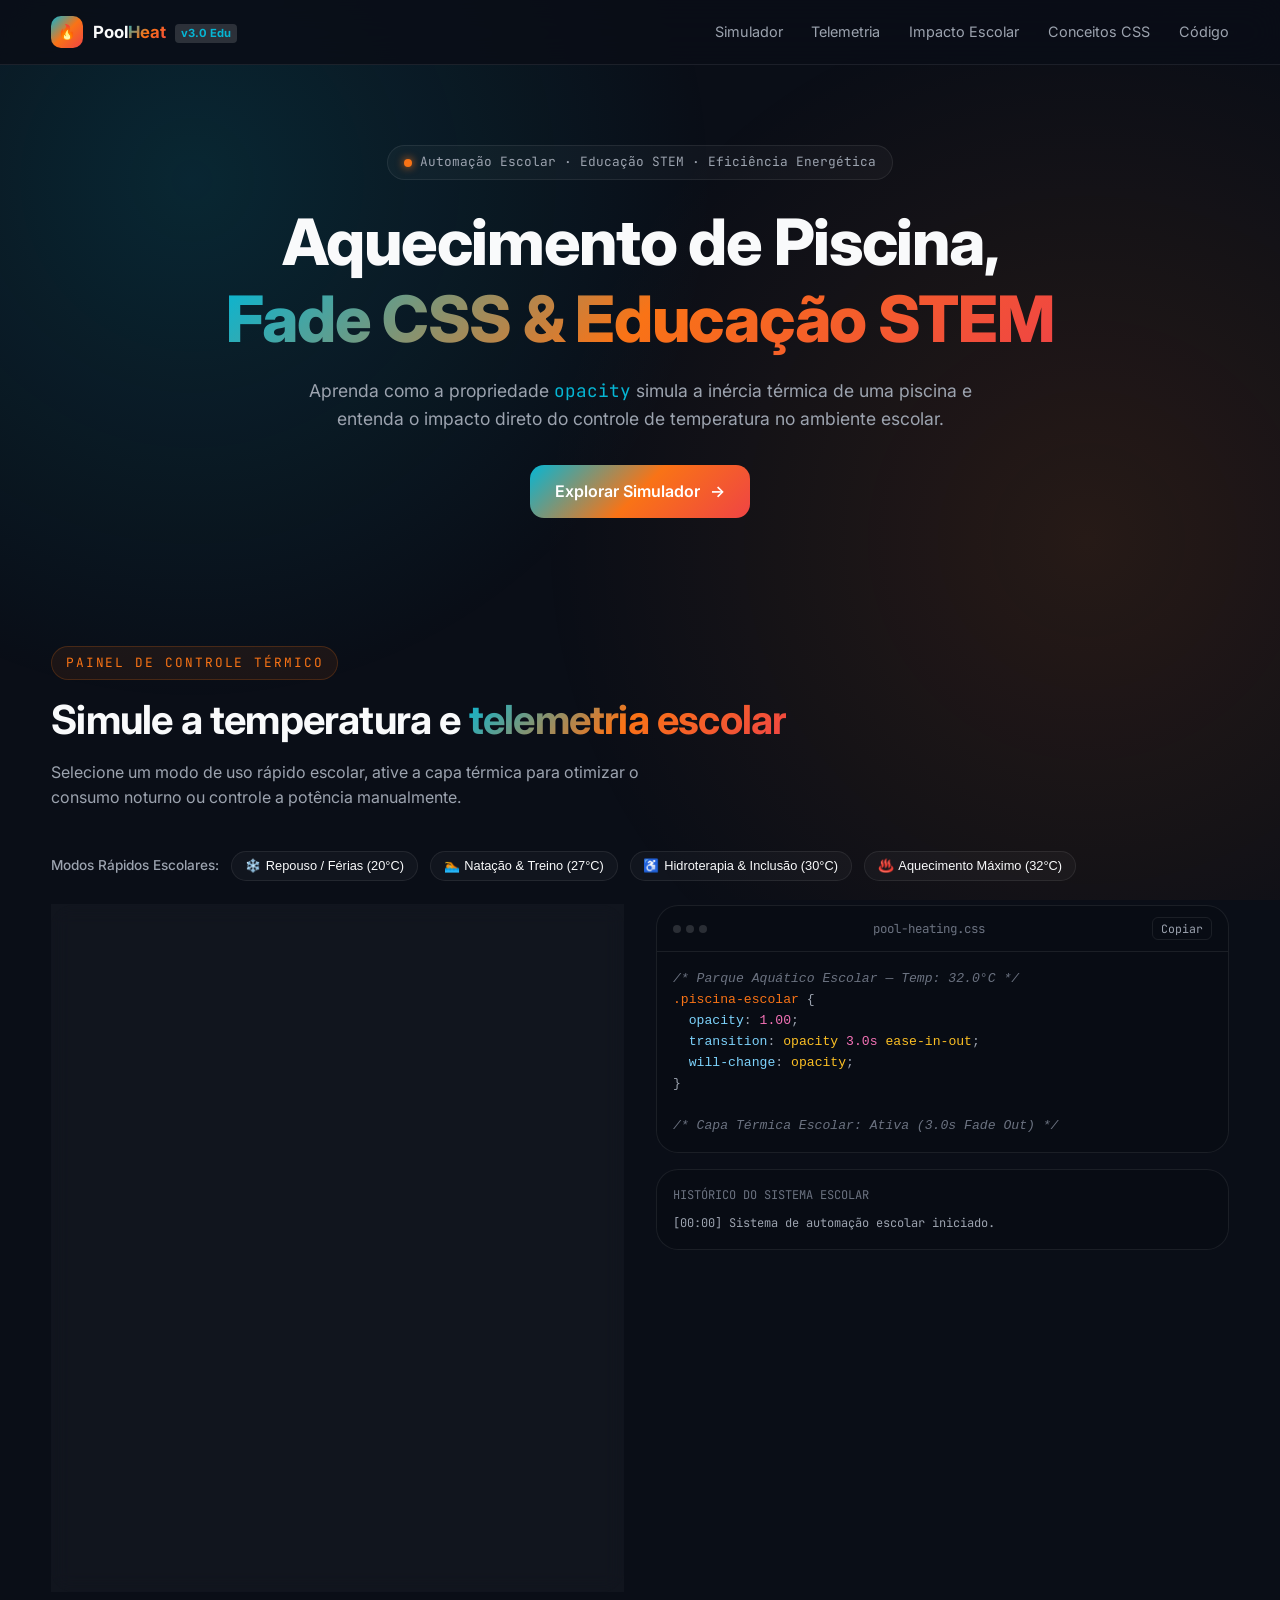
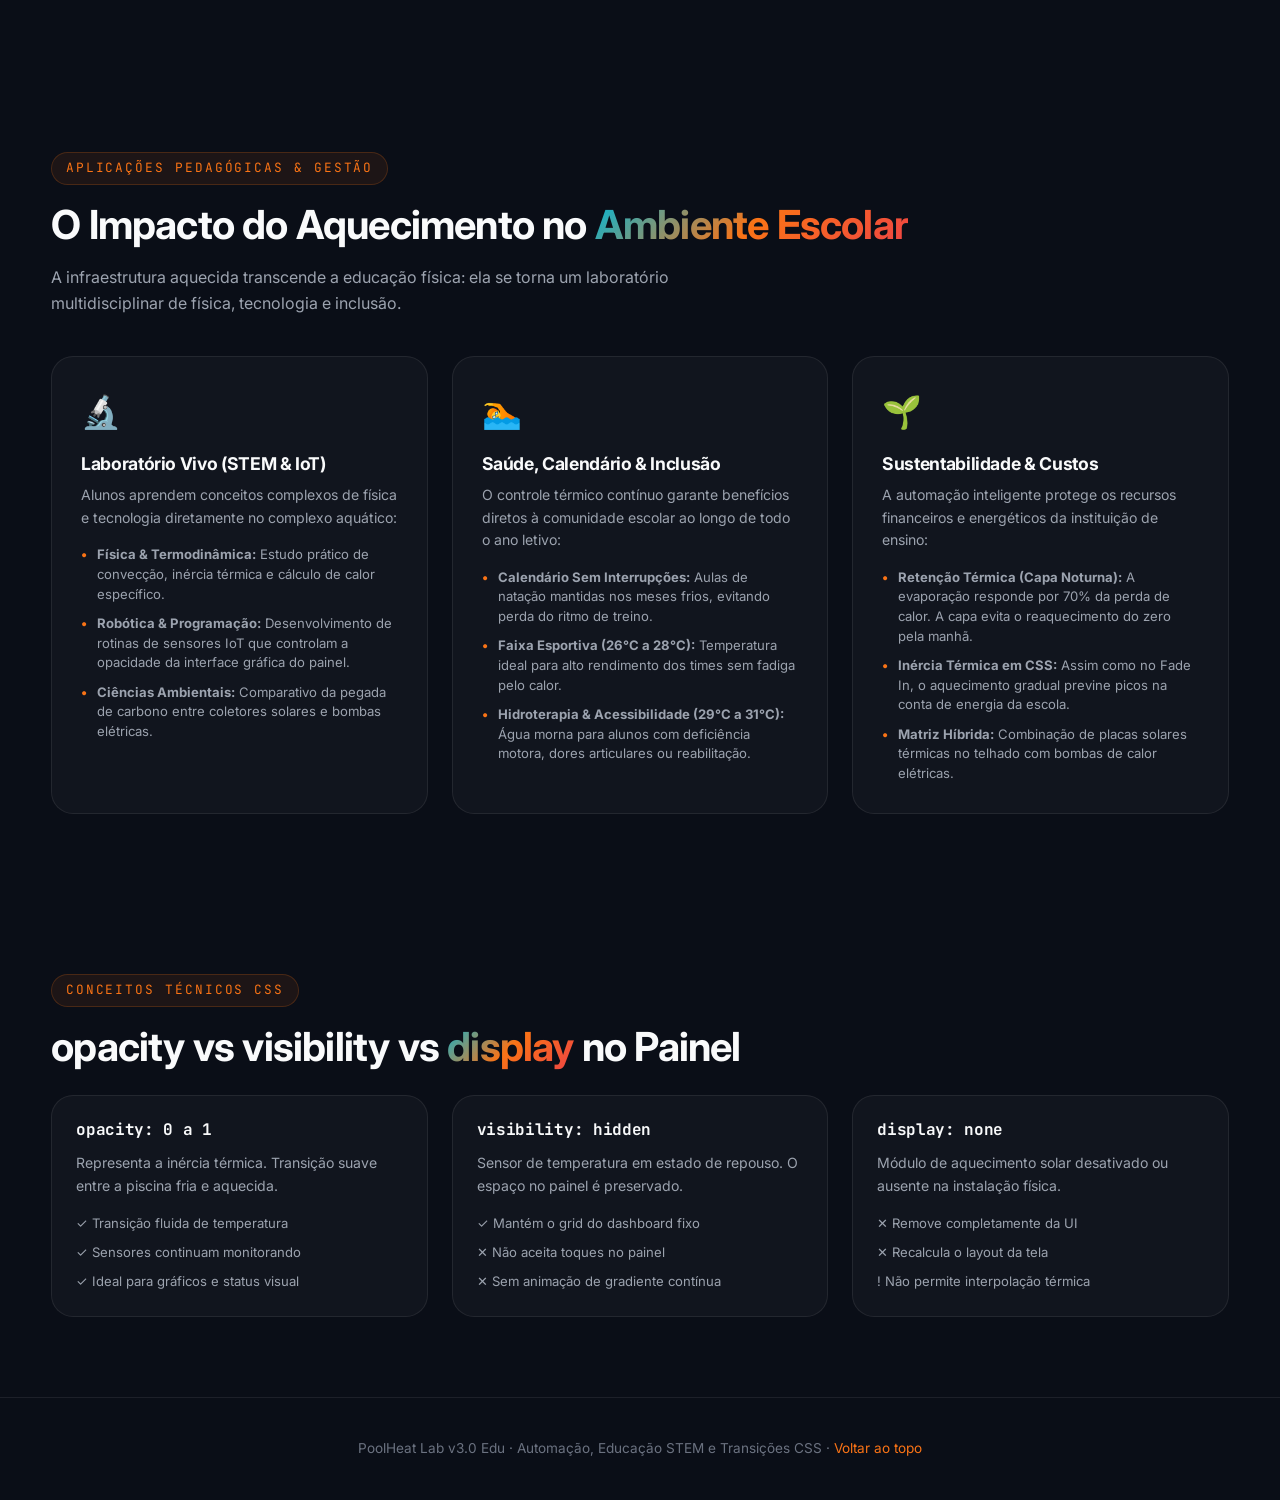
<file: index.html>
<!DOCTYPE html>
<html lang="pt-BR">
<head>
  <meta charset="UTF-8" />
  <meta name="viewport" content="width=device-width, initial-scale=1.0" />
  <meta name="description" content="Simulador interativo de aquecimento de piscina e laboratório de automação CSS/STEM para ambiente escolar." />
  <title>PoolHeat Lab — Automação, STEM & Aquecimento Escolar</title>

  <!-- Fontes -->
  <link rel="preconnect" href="https://fonts.googleapis.com">
  <link rel="preconnect" href="https://fonts.gstatic.com" crossorigin>
  <link href="https://fonts.googleapis.com/css2?family=Inter:wght@300;400;500;600;700;800&family=JetBrains+Mono:wght@400;500&display=swap" rel="stylesheet">

  <link rel="stylesheet" href="style.css" />
</head>
<body>

  <!-- NAVBAR -->
  <nav class="navbar">
    <div class="container">
      <div class="logo">
        <div class="logo-mark">🔥</div>
        <span>Pool<span class="gradient-text">Heat</span> <small class="version-tag">v3.0 Edu</small></span>
      </div>
      <ul class="nav-links">
        <li><a href="#playground">Simulador</a></li>
        <li><a href="#telemetry">Telemetria</a></li>
        <li><a href="#escola">Impacto Escolar</a></li>
        <li><a href="#didactic">Conceitos CSS</a></li>
        <li><a href="#code">Código</a></li>
      </ul>
    </div>
  </nav>

  <!-- HERO -->
  <header class="hero">
    <div class="container">
      <div class="hero-badge fade-up">
        <span class="dot"></span>
        <span>Automação Escolar · Educação STEM · Eficiência Energética</span>
      </div>
      <h1 class="fade-up delay-1">
        Aquecimento de Piscina,<br>
        <span class="gradient-text">Fade CSS &amp; Educação STEM</span>
      </h1>
      <p class="fade-up delay-2">
        Aprenda como a propriedade <code style="font-family: var(--font-mono); color: var(--accent-2);">opacity</code> 
        simula a inércia térmica de uma piscina e entenda o impacto direto do controle de temperatura no ambiente escolar.
      </p>
      <a href="#playground" class="hero-cta fade-up delay-3">
        Explorar Simulador
        <span>→</span>
      </a>
    </div>
  </header>

  <!-- PLAYGROUND / SIMULADOR -->
  <section id="playground">
    <div class="container">
      <div class="section-label">Painel de Controle Térmico</div>
      <h2>Simule a temperatura e <span class="gradient-text">telemetria escolar</span></h2>
      <p style="color: var(--text-1); max-width: 640px; margin-bottom: 2.5rem;">
        Selecione um modo de uso rápido escolar, ative a capa térmica para otimizar o consumo noturno ou controle a potência manualmente.
      </p>

      <!-- PRESETS RÁPIDOS -->
      <div class="preset-container">
        <span class="preset-label">Modos Rápidos Escolares:</span>
        <button class="btn-preset" data-temp="20">
          <span>❄️</span> Repouso / Férias (20°C)
        </button>
        <button class="btn-preset" data-temp="27">
          <span>🏊</span> Natação & Treino (27°C)
        </button>
        <button class="btn-preset" data-temp="30">
          <span>♿</span> Hidroterapia & Inclusão (30°C)
        </button>
        <button class="btn-preset" data-temp="32">
          <span>♨️</span> Aquecimento Máximo (32°C)
        </button>
      </div>

      <div class="playground">
        <!-- Coluna esquerda: Preview + Controles -->
        <div class="card">
          <div class="card-title">Piscina Escolar — Visão Térmica</div>

          <div class="preview-area" id="previewArea">
            <div class="water-waves"></div>
            <div class="fade-target" id="fadeTarget">
              <span id="targetLabel">32.0°C</span>
              <small id="statusLabel" style="font-size: 0.75rem; font-weight: 400; display: block; opacity: 0.9;">Aquecida</small>
            </div>
          </div>

          <!-- MÉTRICAS DE TELEMETRIA -->
          <div class="telemetry-grid" id="telemetry">
            <div class="telemetry-card">
              <span class="telemetry-title">Consumo Estimado</span>
              <span class="telemetry-value" id="valConsumo">6.0 kW</span>
            </div>
            <div class="telemetry-card">
              <span class="telemetry-title">Eficiência Escolar</span>
              <span class="telemetry-value" id="valEficiencia">95%</span>
            </div>
            <div class="telemetry-card">
              <span class="telemetry-title">Tempo p/ Alvo</span>
              <span class="telemetry-value" id="valTempo">0 min</span>
            </div>
          </div>

          <div class="controls">
            <button class="btn" id="btnFadeIn">
              <span>🔥</span> Ligar Bomba (Fade In)
            </button>
            <button class="btn" id="btnFadeOut">
              <span>❄️</span> Desligar (Fade Out)
            </button>
            <button class="btn primary" id="btnToggle">
              <span>⇄</span> Alternar Ciclo
            </button>
          </div>

          <!-- CONTROLE DE CAPA TÉRMICA -->
          <div class="toggle-group">
            <label class="switch-container">
              <input type="checkbox" id="chkCapaTermica" checked />
              <span class="switch-slider"></span>
            </label>
            <div class="toggle-info">
              <strong>Capa Térmica Escolar Instalada</strong>
              <small style="color: var(--text-2); display: block;">Retém 70% da evaporação noturna (Fade Out suave/lento)</small>
            </div>
          </div>

          <div class="slider-group">
            <div class="slider-header">
              <span class="slider-label">Potência das Bombas (Modo ECO Escolar)</span>
              <span class="slider-value" id="sliderValueDisplay">100% (1.00)</span>
            </div>
            <input type="range" id="opacitySlider" min="0" max="100" value="100" step="1" />
          </div>
        </div>

        <!-- Coluna direita: Código Vivo + Log -->
        <div class="code-column">
          <div class="code-panel" id="code">
            <div class="code-header">
              <div class="code-dots">
                <span></span><span></span><span></span>
              </div>
              <span class="code-filename">pool-heating.css</span>
              <button class="code-copy" id="btnCopy">Copiar</button>
            </div>
            <div class="code-body">
              <pre id="codeOutput"></pre>
            </div>
          </div>

          <!-- LOG DE EVENTOS -->
          <div class="log-panel">
            <div class="log-header">Histórico do Sistema Escolar</div>
            <ul class="log-list" id="logList">
              <li>[00:00] Sistema de automação escolar iniciado.</li>
            </ul>
          </div>
        </div>
      </div>
    </div>
  </section>

  <!-- NOVA SEÇÃO: IMPACTO NO AMBIENTE ESCOLAR & STEM -->
  <section id="escola">
    <div class="container">
      <div class="section-label">Aplicações Pedagógicas &amp; Gestão</div>
      <h2>O Impacto do Aquecimento no <span class="gradient-text">Ambiente Escolar</span></h2>
      <p style="color: var(--text-1); max-width: 720px; margin-bottom: 2.5rem;">
        A infraestrutura aquecida transcende a educação física: ela se torna um laboratório multidisciplinar de física, tecnologia e inclusão.
      </p>

      <div class="school-grid">
        <!-- CARD 1: APRENDIZAGEM STEM -->
        <div class="school-card">
          <div class="school-card-icon">🔬</div>
          <h3>Laboratório Vivo (STEM &amp; IoT)</h3>
          <p>
            Alunos aprendem conceitos complexos de física e tecnologia diretamente no complexo aquático:
          </p>
          <ul class="school-list">
            <li><strong>Física &amp; Termodinâmica:</strong> Estudo prático de convecção, inércia térmica e cálculo de calor específico.</li>
            <li><strong>Robótica &amp; Programação:</strong> Desenvolvimento de rotinas de sensores IoT que controlam a opacidade da interface gráfica do painel.</li>
            <li><strong>Ciências Ambientais:</strong> Comparativo da pegada de carbono entre coletores solares e bombas elétricas.</li>
          </ul>
        </div>

        <!-- CARD 2: SAÚDE & INCLUSÃO -->
        <div class="school-card">
          <div class="school-card-icon">🏊</div>
          <h3>Saúde, Calendário &amp; Inclusão</h3>
          <p>
            O controle térmico contínuo garante benefícios diretos à comunidade escolar ao longo de todo o ano letivo:
          </p>
          <ul class="school-list">
            <li><strong>Calendário Sem Interrupções:</strong> Aulas de natação mantidas nos meses frios, evitando perda do ritmo de treino.</li>
            <li><strong>Faixa Esportiva (26°C a 28°C):</strong> Temperatura ideal para alto rendimento dos times sem fadiga pelo calor.</li>
            <li><strong>Hidroterapia &amp; Acessibilidade (29°C a 31°C):</strong> Água morna para alunos com deficiência motora, dores articulares ou reabilitação.</li>
          </ul>
        </div>

        <!-- CARD 3: SUSTENTABILIDADE OPERACIONAL -->
        <div class="school-card">
          <div class="school-card-icon">🌱</div>
          <h3>Sustentabilidade &amp; Custos</h3>
          <p>
            A automação inteligente protege os recursos financeiros e energéticos da instituição de ensino:
          </p>
          <ul class="school-list">
            <li><strong>Retenção Térmica (Capa Noturna):</strong> A evaporação responde por 70% da perda de calor. A capa evita o reaquecimento do zero pela manhã.</li>
            <li><strong>Inércia Térmica em CSS:</strong> Assim como no Fade In, o aquecimento gradual previne picos na conta de energia da escola.</li>
            <li><strong>Matriz Híbrida:</strong> Combinação de placas solares térmicas no telhado com bombas de calor elétricas.</li>
          </ul>
        </div>
      </div>
    </div>
  </section>

  <!-- SEÇÃO DIDÁTICA CSS -->
  <section id="didactic">
    <div class="container">
      <div class="section-label">Conceitos Técnicos CSS</div>
      <h2>opacity vs visibility vs <span class="gradient-text">display</span> no Painel</h2>

      <div class="comparison-grid">
        <div class="prop-card opacity-card">
          <h3>opacity: 0 a 1</h3>
          <p>Representa a inércia térmica. Transição suave entre a piscina fria e aquecida.</p>
          <ul class="prop-features">
            <li><span class="icon yes">✓</span> Transição fluida de temperatura</li>
            <li><span class="icon yes">✓</span> Sensores continuam monitorando</li>
            <li><span class="icon yes">✓</span> Ideal para gráficos e status visual</li>
          </ul>
        </div>

        <div class="prop-card visibility-card">
          <h3>visibility: hidden</h3>
          <p>Sensor de temperatura em estado de repouso. O espaço no painel é preservado.</p>
          <ul class="prop-features">
            <li><span class="icon yes">✓</span> Mantém o grid do dashboard fixo</li>
            <li><span class="icon no">✕</span> Não aceita toques no painel</li>
            <li><span class="icon no">✕</span> Sem animação de gradiente contínua</li>
          </ul>
        </div>

        <div class="prop-card display-card">
          <h3>display: none</h3>
          <p>Módulo de aquecimento solar desativado ou ausente na instalação física.</p>
          <ul class="prop-features">
            <li><span class="icon no">✕</span> Remove completamente da UI</li>
            <li><span class="icon no">✕</span> Recalcula o layout da tela</li>
            <li><span class="icon warn">!</span> Não permite interpolação térmica</li>
          </ul>
        </div>
      </div>
    </div>
  </section>

  <footer>
    <div class="container">
      <p>PoolHeat Lab v3.0 Edu · Automação, Educação STEM e Transições CSS · <a href="#playground">Voltar ao topo</a></p>
    </div>
  </footer>

  <script src="script.js"></script>
</body>
</html>
</file>
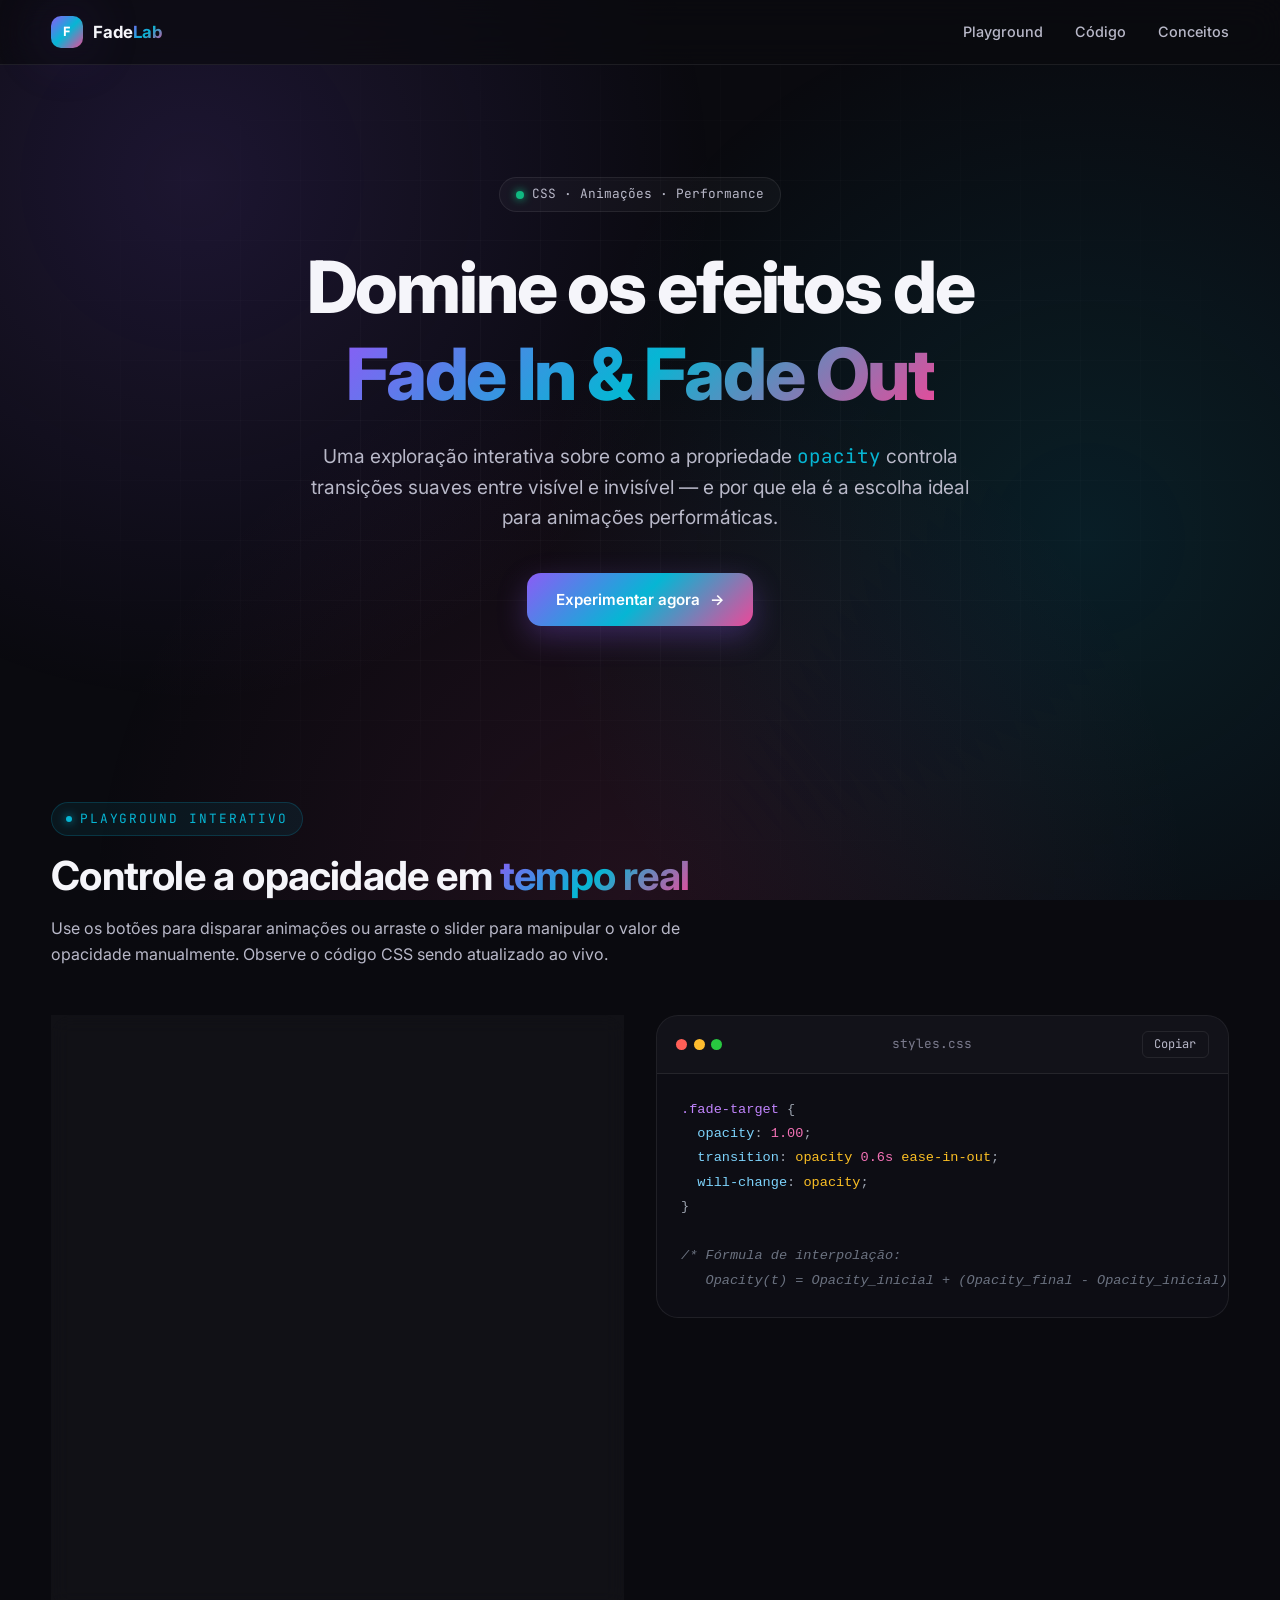
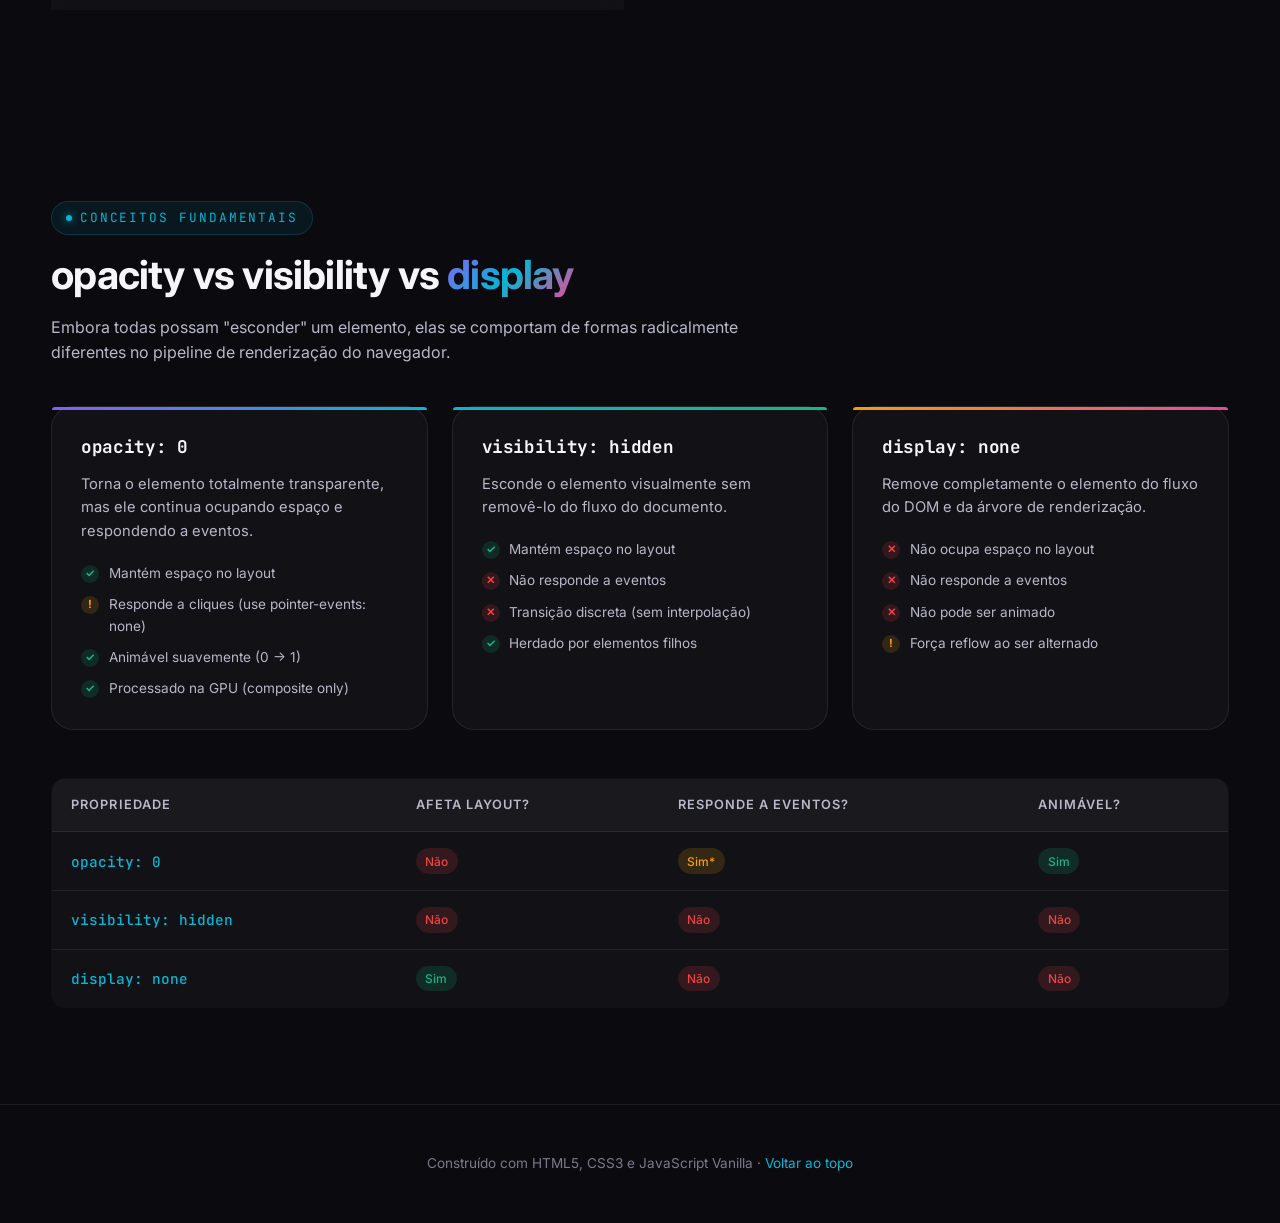
<file: fade-lab/index.html>
<!DOCTYPE html>
<html lang="pt-BR">
<head>
  <meta charset="UTF-8" />
  <meta name="viewport" content="width=device-width, initial-scale=1.0" />
  <meta name="description" content="Demonstração interativa dos efeitos Fade In e Fade Out em CSS." />
  <title>Fade In & Fade Out — Playground Interativo</title>

  <!-- Fontes -->
  <link rel="preconnect" href="https://fonts.googleapis.com">
  <link rel="preconnect" href="https://fonts.gstatic.com" crossorigin>
  <link href="https://fonts.googleapis.com/css2?family=Inter:wght@300;400;500;600;700;800&family=JetBrains+Mono:wght@400;500&display=swap" rel="stylesheet">

  <!-- CSS externo -->
  <link rel="stylesheet" href="style.css" />
</head>
<body>

  <!-- NAVBAR -->
  <nav class="navbar">
    <div class="container">
      <div class="logo">
        <div class="logo-mark">F</div>
        <span>Fade<span class="gradient-text">Lab</span></span>
      </div>
      <ul class="nav-links">
        <li><a href="#playground">Playground</a></li>
        <li><a href="#code">Código</a></li>
        <li><a href="#didactic">Conceitos</a></li>
      </ul>
    </div>
  </nav>

  <!-- HERO -->
  <header class="hero">
    <div class="container">
      <div class="hero-badge fade-up">
        <span class="dot"></span>
        <span>CSS · Animações · Performance</span>
      </div>
      <h1 class="fade-up delay-1">
        Domine os efeitos de<br>
        <span class="gradient-text">Fade In &amp; Fade Out</span>
      </h1>
      <p class="fade-up delay-2">
        Uma exploração interativa sobre como a propriedade <code style="font-family: var(--font-mono); color: var(--accent-2);">opacity</code>
        controla transições suaves entre visível e invisível — e por que ela é a escolha ideal para animações performáticas.
      </p>
      <a href="#playground" class="hero-cta fade-up delay-3">
        Experimentar agora
        <span>→</span>
      </a>
    </div>
  </header>

  <!-- PLAYGROUND -->
  <section id="playground">
    <div class="container">
      <div class="section-label">Playground Interativo</div>
      <h2>Controle a opacidade em <span class="gradient-text">tempo real</span></h2>
      <p style="color: var(--text-1); max-width: 640px; margin-bottom: 3rem;">
        Use os botões para disparar animações ou arraste o slider para manipular o valor de opacidade manualmente. Observe o código CSS sendo atualizado ao vivo.
      </p>

      <div class="playground">
        <!-- Coluna esquerda: Preview + Controles -->
        <div class="card">
          <div class="card-title">Preview</div>

          <div class="preview-area">
            <div class="fade-target" id="fadeTarget">
              <span id="targetLabel">1.00</span>
            </div>
          </div>

          <div class="controls">
            <button class="btn" id="btnFadeIn">
              <span>↗</span> Fade In
            </button>
            <button class="btn" id="btnFadeOut">
              <span>↘</span> Fade Out
            </button>
            <button class="btn primary" id="btnToggle">
              <span>⇄</span> Toggle
            </button>
            <button class="btn" id="btnReset">
              <span>↺</span> Reset
            </button>
          </div>

          <div class="slider-group">
            <div class="slider-header">
              <span class="slider-label">Opacidade manual</span>
              <span class="slider-value" id="sliderValueDisplay">1.00</span>
            </div>
            <input type="range" id="opacitySlider" min="0" max="100" value="100" step="1" />
          </div>
        </div>

        <!-- Coluna direita: Código Vivo -->
        <div class="code-panel" id="code">
          <div class="code-header">
            <div class="code-dots">
              <span></span><span></span><span></span>
            </div>
            <span class="code-filename">styles.css</span>
            <button class="code-copy" id="btnCopy">Copiar</button>
          </div>
          <div class="code-body">
            <pre id="codeOutput"></pre>
          </div>
        </div>
      </div>
    </div>
  </section>

  <!-- SEÇÃO DIDÁTICA -->
  <section id="didactic">
    <div class="container">
      <div class="section-label">Conceitos Fundamentais</div>
      <h2>opacity vs visibility vs <span class="gradient-text">display</span></h2>
      <p style="color: var(--text-1); max-width: 720px;">
        Embora todas possam "esconder" um elemento, elas se comportam de formas radicalmente diferentes no pipeline de renderização do navegador.
      </p>

      <div class="comparison-grid">
        <!-- opacity -->
        <div class="prop-card opacity-card">
          <h3>opacity: 0</h3>
          <p>Torna o elemento totalmente transparente, mas ele continua ocupando espaço e respondendo a eventos.</p>
          <ul class="prop-features">
            <li><span class="icon yes">✓</span> Mantém espaço no layout</li>
            <li><span class="icon warn">!</span> Responde a cliques (use pointer-events: none)</li>
            <li><span class="icon yes">✓</span> Animável suavemente (0 → 1)</li>
            <li><span class="icon yes">✓</span> Processado na GPU (composite only)</li>
          </ul>
        </div>

        <!-- visibility -->
        <div class="prop-card visibility-card">
          <h3>visibility: hidden</h3>
          <p>Esconde o elemento visualmente sem removê-lo do fluxo do documento.</p>
          <ul class="prop-features">
            <li><span class="icon yes">✓</span> Mantém espaço no layout</li>
            <li><span class="icon no">✕</span> Não responde a eventos</li>
            <li><span class="icon no">✕</span> Transição discreta (sem interpolação)</li>
            <li><span class="icon yes">✓</span> Herdado por elementos filhos</li>
          </ul>
        </div>

        <!-- display -->
        <div class="prop-card display-card">
          <h3>display: none</h3>
          <p>Remove completamente o elemento do fluxo do DOM e da árvore de renderização.</p>
          <ul class="prop-features">
            <li><span class="icon no">✕</span> Não ocupa espaço no layout</li>
            <li><span class="icon no">✕</span> Não responde a eventos</li>
            <li><span class="icon no">✕</span> Não pode ser animado</li>
            <li><span class="icon warn">!</span> Força reflow ao ser alternado</li>
          </ul>
        </div>
      </div>

      <!-- Tabela -->
      <table class="comparison-table">
        <thead>
          <tr>
            <th>Propriedade</th>
            <th>Afeta Layout?</th>
            <th>Responde a Eventos?</th>
            <th>Animável?</th>
          </tr>
        </thead>
        <tbody>
          <tr>
            <td>opacity: 0</td>
            <td><span class="pill no">Não</span></td>
            <td><span class="pill partial">Sim*</span></td>
            <td><span class="pill yes">Sim</span></td>
          </tr>
          <tr>
            <td>visibility: hidden</td>
            <td><span class="pill no">Não</span></td>
            <td><span class="pill no">Não</span></td>
            <td><span class="pill no">Não</span></td>
          </tr>
          <tr>
            <td>display: none</td>
            <td><span class="pill yes">Sim</span></td>
            <td><span class="pill no">Não</span></td>
            <td><span class="pill no">Não</span></td>
          </tr>
        </tbody>
      </table>
    </div>
  </section>

  <footer>
    <div class="container">
      <p>Construído com HTML5, CSS3 e JavaScript Vanilla · <a href="#playground">Voltar ao topo</a></p>
    </div>
  </footer>

  <!-- JS externo -->
  <script src="script.js"></script>
</body>
</html>
</file>
<file: style.css>
*, *::before, *::after { box-sizing: border-box; margin: 0; padding: 0; }

:root {
  --bg-0: #0a0e17;
  --bg-1: #111827;
  --bg-2: #1f2937;
  --surface: rgba(255, 255, 255, 0.03);
  --border: rgba(255, 255, 255, 0.08);
  --border-strong: rgba(255, 255, 255, 0.14);
  --text-0: #f9fafb;
  --text-1: #9ca3af;
  --text-2: #6b7280;
  --accent-1: #f97316;
  --accent-2: #06b6d4;
  --accent-3: #ef4444;
  --success: #10b981;
  --warning: #f59e0b;
  --gradient: linear-gradient(135deg, #06b6d4 0%, #f97316 50%, #ef4444 100%);
  --radius-sm: 8px;
  --radius-md: 14px;
  --radius-lg: 22px;
  --font-sans: 'Inter', -apple-system, BlinkMacSystemFont, sans-serif;
  --font-mono: 'JetBrains Mono', monospace;
}

html { scroll-behavior: smooth; }

body {
  font-family: var(--font-sans);
  background: var(--bg-0);
  color: var(--text-0);
  line-height: 1.6;
  min-height: 100vh;
  overflow-x: hidden;
}

body::before {
  content: '';
  position: fixed; inset: 0;
  background-image:
    radial-gradient(circle at 15% 20%, rgba(6, 182, 212, 0.15), transparent 40%),
    radial-gradient(circle at 85% 60%, rgba(249, 115, 22, 0.12), transparent 45%);
  pointer-events: none; z-index: -1;
}

.container { width: min(1200px, 92%); margin-inline: auto; }
section { padding: 5rem 0; position: relative; }
h1, h2, h3 { line-height: 1.2; font-weight: 700; letter-spacing: -0.02em; }
h2 { font-size: clamp(1.75rem, 3.5vw, 2.5rem); margin-bottom: 1rem; }

.version-tag {
  font-size: 0.7rem; background: var(--border-strong); padding: 0.15rem 0.4rem;
  border-radius: 4px; color: var(--accent-2); margin-left: 0.3rem;
}

.section-label {
  display: inline-flex; align-items: center; gap: 0.5rem;
  font-family: var(--font-mono); font-size: 0.8rem; color: var(--accent-1);
  text-transform: uppercase; letter-spacing: 0.15em; margin-bottom: 1rem;
  padding: 0.35rem 0.85rem; background: rgba(249, 115, 22, 0.08);
  border: 1px solid rgba(249, 115, 22, 0.2); border-radius: 999px;
}

/* NAVBAR */
.navbar {
  position: sticky; top: 0; z-index: 100;
  backdrop-filter: blur(16px); background: rgba(10, 14, 23, 0.85);
  border-bottom: 1px solid var(--border);
}
.navbar .container { display: flex; align-items: center; justify-content: space-between; padding: 1rem 0; }
.logo { display: flex; align-items: center; gap: 0.6rem; font-weight: 700; font-size: 1.05rem; }
.logo-mark { width: 32px; height: 32px; border-radius: 10px; background: var(--gradient); display: grid; place-items: center; font-size: 0.9rem; }
.nav-links { display: flex; gap: 1.8rem; list-style: none; }
.nav-links a { color: var(--text-1); text-decoration: none; font-size: 0.9rem; transition: color 0.2s; }
.nav-links a:hover { color: var(--text-0); }

/* HERO */
.hero { padding: 5rem 0 3rem; text-align: center; }
.hero-badge {
  display: inline-flex; align-items: center; gap: 0.5rem; padding: 0.4rem 1rem;
  background: var(--surface); border: 1px solid var(--border); border-radius: 999px;
  font-size: 0.8rem; color: var(--text-1); margin-bottom: 1.5rem; font-family: var(--font-mono);
}
.hero-badge .dot { width: 8px; height: 8px; border-radius: 50%; background: var(--accent-1); box-shadow: 0 0 8px var(--accent-1); }
.hero h1 { font-size: clamp(2.2rem, 5vw, 4rem); font-weight: 800; margin-bottom: 1.2rem; }
.gradient-text { background: var(--gradient); -webkit-background-clip: text; background-clip: text; color: transparent; display: inline-block; }
.hero p { font-size: 1.1rem; color: var(--text-1); max-width: 680px; margin: 0 auto 2rem; }
.hero-cta {
  display: inline-flex; align-items: center; gap: 0.6rem; padding: 0.85rem 1.6rem;
  background: var(--gradient); color: white; text-decoration: none; border-radius: var(--radius-md); font-weight: 600;
}

/* PRESETS */
.preset-container { display: flex; align-items: center; gap: 0.75rem; flex-wrap: wrap; margin-bottom: 1.5rem; }
.preset-label { font-size: 0.85rem; color: var(--text-1); font-weight: 500; }
.btn-preset {
  background: var(--surface); border: 1px solid var(--border); color: var(--text-0);
  padding: 0.4rem 0.8rem; border-radius: 20px; font-size: 0.8rem; cursor: pointer;
  transition: all 0.2s ease; display: inline-flex; align-items: center; gap: 0.3rem;
}
.btn-preset:hover, .btn-preset.active {
  border-color: var(--accent-1); background: rgba(249, 115, 22, 0.15);
}

/* PLAYGROUND */
.playground { display: grid; grid-template-columns: 1fr 1fr; gap: 2rem; align-items: start; }
@media (max-width: 900px) { .playground { grid-template-columns: 1fr; } }

.card {
  background: var(--surface); border: 1px solid var(--border); border-radius: var(--radius-lg);
  padding: 1.8rem; backdrop-filter: blur(10px); position: relative;
}

.preview-area {
  aspect-ratio: 16 / 9; border-radius: var(--radius-md);
  background: radial-gradient(circle, #0284c7 0%, #0f172a 100%);
  border: 1px solid var(--border); display: grid; place-items: center;
  margin-bottom: 1.2rem; position: relative; overflow: hidden;
}

.water-waves {
  position: absolute; inset: 0;
  background: radial-gradient(circle at 50% 50%, rgba(255,255,255,0.05) 0%, transparent 60%);
  animation: pulseWater 3s infinite alternate ease-in-out;
}

@keyframes pulseWater {
  0% { transform: scale(1); opacity: 0.3; }
  100% { transform: scale(1.1); opacity: 0.7; }
}

.fade-target {
  width: 180px; height: 180px; border-radius: 50%;
  background: radial-gradient(circle, #ef4444 0%, #f97316 70%, transparent 100%);
  display: flex; flex-direction: column; align-items: center; justify-content: center;
  color: white; font-weight: 700; font-size: 1.4rem;
  box-shadow: 0 0 50px rgba(239, 68, 68, 0.6);
  transition: opacity 1.5s ease-in-out; will-change: opacity;
  font-family: var(--font-mono); z-index: 1;
}

/* TELEMETRIA */
.telemetry-grid { display: grid; grid-template-columns: repeat(3, 1fr); gap: 0.75rem; margin-bottom: 1.2rem; }
.telemetry-card {
  background: rgba(0, 0, 0, 0.2); border: 1px solid var(--border);
  padding: 0.6rem 0.8rem; border-radius: var(--radius-sm); text-align: center;
}
.telemetry-title { display: block; font-size: 0.7rem; color: var(--text-2); text-transform: uppercase; }
.telemetry-value { font-family: var(--font-mono); font-size: 0.95rem; font-weight: 600; color: var(--accent-2); }

/* CONTROLES E SWITCH */
.controls { display: flex; flex-wrap: wrap; gap: 0.6rem; margin-bottom: 1.2rem; }
.btn {
  flex: 1; min-width: 110px; padding: 0.7rem 0.9rem; border: 1px solid var(--border-strong);
  background: var(--surface); color: var(--text-0); border-radius: var(--radius-sm);
  font-size: 0.82rem; font-weight: 500; cursor: pointer; transition: all 0.2s;
  display: inline-flex; align-items: center; justify-content: center; gap: 0.4rem;
}
.btn:hover { background: rgba(255,255,255,0.08); border-color: var(--accent-1); }
.btn.primary { background: var(--gradient); border-color: transparent; font-weight: 600; }

.toggle-group {
  display: flex; align-items: center; gap: 0.8rem; margin-bottom: 1.2rem;
  background: rgba(255,255,255,0.02); padding: 0.6rem 0.9rem; border-radius: var(--radius-sm);
  border: 1px solid var(--border);
}

.switch-container { position: relative; width: 42px; height: 22px; }
.switch-container input { opacity: 0; width: 0; height: 0; }
.switch-slider {
  position: absolute; cursor: pointer; inset: 0; background-color: var(--bg-2);
  border-radius: 20px; transition: 0.3s; border: 1px solid var(--border-strong);
}
.switch-slider::before {
  position: absolute; content: ""; height: 14px; width: 14px; left: 3px; bottom: 3px;
  background-color: white; border-radius: 50%; transition: 0.3s;
}
input:checked + .switch-slider { background-color: var(--success); }
input:checked + .switch-slider::before { transform: translateX(20px); }

.toggle-info strong { font-size: 0.85rem; display: block; }

.slider-group { margin-top: 0.8rem; }
.slider-header { display: flex; justify-content: space-between; margin-bottom: 0.4rem; }
.slider-label { font-size: 0.82rem; color: var(--text-1); }
.slider-value { font-family: var(--font-mono); font-size: 0.82rem; color: var(--accent-1); }

input[type="range"] {
  width: 100%; height: 6px; border-radius: 999px; outline: none; cursor: pointer;
  background: linear-gradient(90deg, #06b6d4 0%, #f97316 100%);
}

/* PAINEL DE CÓDIGO E LOG */
.code-column { display: flex; flex-direction: column; gap: 1rem; }
.code-panel { background: #080c14; border: 1px solid var(--border); border-radius: var(--radius-lg); }
.code-header { display: flex; align-items: center; justify-content: space-between; padding: 0.7rem 1rem; border-bottom: 1px solid var(--border); }
.code-dots { display: flex; gap: 0.3rem; }
.code-dots span { width: 8px; height: 8px; border-radius: 50%; background: var(--border-strong); }
.code-filename { font-family: var(--font-mono); font-size: 0.78rem; color: var(--text-2); }
.code-copy { background: transparent; border: 1px solid var(--border); color: var(--text-1); padding: 0.2rem 0.5rem; border-radius: 6px; cursor: pointer; font-family: var(--font-mono); font-size: 0.72rem; }
.code-body { padding: 1rem; font-family: var(--font-mono); font-size: 0.82rem; line-height: 1.6; overflow-x: auto; }
.code-body pre { margin: 0; }

.log-panel {
  background: #080c14; border: 1px solid var(--border); border-radius: var(--radius-lg); padding: 1rem;
}
.log-header { font-family: var(--font-mono); font-size: 0.75rem; color: var(--text-2); text-transform: uppercase; margin-bottom: 0.5rem; }
.log-list { list-style: none; font-family: var(--font-mono); font-size: 0.75rem; color: var(--text-1); max-height: 100px; overflow-y: auto; display: flex; flex-direction: column; gap: 0.3rem; }

/* ESTILOS DA SEÇÃO ESCOLAR */
.school-grid {
  display: grid; grid-template-columns: repeat(3, 1fr); gap: 1.5rem; margin-top: 1.5rem;
}
@media (max-width: 900px) { .school-grid { grid-template-columns: 1fr; } }

.school-card {
  background: var(--surface); border: 1px solid var(--border);
  border-radius: var(--radius-lg); padding: 1.8rem; transition: transform 0.3s ease;
}
.school-card:hover { transform: translateY(-4px); border-color: var(--border-strong); }
.school-card-icon { font-size: 2rem; margin-bottom: 1rem; }
.school-card h3 { font-size: 1.1rem; margin-bottom: 0.6rem; color: var(--text-0); }
.school-card p { font-size: 0.88rem; color: var(--text-1); margin-bottom: 1rem; }

.school-list { list-style: none; display: flex; flex-direction: column; gap: 0.6rem; }
.school-list li { font-size: 0.82rem; color: var(--text-1); line-height: 1.5; position: relative; padding-left: 1rem; }
.school-list li::before { content: "•"; color: var(--accent-1); position: absolute; left: 0; font-weight: bold; }

/* HIGHLIGHTING */
.tok-prop { color: #7dd3fc; }
.tok-val  { color: #fbbf24; }
.tok-sel  { color: #f97316; }
.tok-com  { color: #6b7280; font-style: italic; }
.tok-punc { color: #9ca3af; }
.tok-num  { color: #f472b6; }

/* CARDS DIDÁTICOS */
.comparison-grid { display: grid; grid-template-columns: repeat(3, 1fr); gap: 1.5rem; margin-top: 1.5rem; }
@media (max-width: 800px) { .comparison-grid { grid-template-columns: 1fr; } }
.prop-card { background: var(--surface); border: 1px solid var(--border); border-radius: var(--radius-lg); padding: 1.5rem; }
.prop-card h3 { font-family: var(--font-mono); font-size: 1rem; margin-bottom: 0.8rem; }
.prop-card p { color: var(--text-1); font-size: 0.88rem; margin-bottom: 1rem; }
.prop-features { list-style: none; display: flex; flex-direction: column; gap: 0.5rem; font-size: 0.82rem; color: var(--text-1); }

footer { padding: 2.5rem 0; text-align: center; color: var(--text-2); font-size: 0.85rem; border-top: 1px solid var(--border); }
footer a { color: var(--accent-1); text-decoration: none; }
</file>
<file: fade-lab/style.css>
/* =========================================================
   RESET & VARIÁVEIS GLOBAIS
   ========================================================= */
*, *::before, *::after { box-sizing: border-box; margin: 0; padding: 0; }

:root {
  --bg-0: #0a0a0f;
  --bg-1: #11111a;
  --bg-2: #1a1a26;
  --surface: rgba(255, 255, 255, 0.03);
  --border: rgba(255, 255, 255, 0.08);
  --border-strong: rgba(255, 255, 255, 0.14);
  --text-0: #f5f5fa;
  --text-1: #b8b8c8;
  --text-2: #7a7a8c;
  --accent-1: #8b5cf6;   /* roxo */
  --accent-2: #06b6d4;   /* ciano */
  --accent-3: #ec4899;   /* rosa */
  --success: #10b981;
  --warning: #f59e0b;
  --gradient: linear-gradient(135deg, #8b5cf6 0%, #06b6d4 50%, #ec4899 100%);
  --gradient-soft: linear-gradient(135deg, rgba(139,92,246,.15), rgba(6,182,212,.15));
  --radius-sm: 8px;
  --radius-md: 14px;
  --radius-lg: 22px;
  --shadow-glow: 0 0 60px rgba(139, 92, 246, 0.25);
  --font-sans: 'Inter', -apple-system, BlinkMacSystemFont, 'Segoe UI', Roboto, sans-serif;
  --font-mono: 'JetBrains Mono', ui-monospace, 'SF Mono', Menlo, monospace;
}

html { scroll-behavior: smooth; }

body {
  font-family: var(--font-sans);
  background: var(--bg-0);
  color: var(--text-0);
  line-height: 1.6;
  min-height: 100vh;
  overflow-x: hidden;
  -webkit-font-smoothing: antialiased;
  -moz-osx-font-smoothing: grayscale;
}

/* Fundo com grade sutil e blobs de luz */
body::before {
  content: '';
  position: fixed;
  inset: 0;
  background-image:
    radial-gradient(circle at 15% 20%, rgba(139, 92, 246, 0.15), transparent 40%),
    radial-gradient(circle at 85% 60%, rgba(6, 182, 212, 0.12), transparent 45%),
    radial-gradient(circle at 50% 100%, rgba(236, 72, 153, 0.1), transparent 50%);
  pointer-events: none;
  z-index: -1;
}

body::after {
  content: '';
  position: fixed;
  inset: 0;
  background-image:
    linear-gradient(rgba(255,255,255,0.025) 1px, transparent 1px),
    linear-gradient(90deg, rgba(255,255,255,0.025) 1px, transparent 1px);
  background-size: 60px 60px;
  mask-image: radial-gradient(ellipse at center, black 30%, transparent 80%);
  pointer-events: none;
  z-index: -1;
}

/* =========================================================
   LAYOUT GERAL
   ========================================================= */
.container {
  width: min(1200px, 92%);
  margin-inline: auto;
}

section { padding: 6rem 0; position: relative; }

h1, h2, h3 { line-height: 1.2; font-weight: 700; letter-spacing: -0.02em; }

h2 {
  font-size: clamp(1.75rem, 3.5vw, 2.5rem);
  margin-bottom: 1rem;
}

.section-label {
  display: inline-flex;
  align-items: center;
  gap: 0.5rem;
  font-family: var(--font-mono);
  font-size: 0.8rem;
  color: var(--accent-2);
  text-transform: uppercase;
  letter-spacing: 0.15em;
  margin-bottom: 1rem;
  padding: 0.35rem 0.85rem;
  background: rgba(6, 182, 212, 0.08);
  border: 1px solid rgba(6, 182, 212, 0.2);
  border-radius: 999px;
  width: fit-content;
}

.section-label::before {
  content: '';
  width: 6px; height: 6px;
  border-radius: 50%;
  background: var(--accent-2);
  box-shadow: 0 0 10px var(--accent-2);
}

/* =========================================================
   NAVBAR
   ========================================================= */
.navbar {
  position: sticky;
  top: 0;
  z-index: 100;
  backdrop-filter: blur(16px);
  -webkit-backdrop-filter: blur(16px);
  background: rgba(10, 10, 15, 0.7);
  border-bottom: 1px solid var(--border);
}

.navbar .container {
  display: flex;
  align-items: center;
  justify-content: space-between;
  padding: 1rem 0;
}

.logo {
  display: flex;
  align-items: center;
  gap: 0.6rem;
  font-weight: 700;
  font-size: 1.05rem;
}

.logo-mark {
  width: 32px; height: 32px;
  border-radius: 10px;
  background: var(--gradient);
  display: grid;
  place-items: center;
  font-family: var(--font-mono);
  font-size: 0.8rem;
  color: white;
  font-weight: 800;
  box-shadow: var(--shadow-glow);
}

.nav-links {
  display: flex;
  gap: 2rem;
  list-style: none;
}

.nav-links a {
  color: var(--text-1);
  text-decoration: none;
  font-size: 0.9rem;
  font-weight: 500;
  transition: color 0.2s ease;
}

.nav-links a:hover { color: var(--text-0); }

@media (max-width: 640px) {
  .nav-links { display: none; }
}

/* =========================================================
   HERO
   ========================================================= */
.hero {
  padding: 7rem 0 5rem;
  text-align: center;
}

.hero-badge {
  display: inline-flex;
  align-items: center;
  gap: 0.5rem;
  padding: 0.4rem 1rem;
  background: var(--surface);
  border: 1px solid var(--border);
  border-radius: 999px;
  font-size: 0.8rem;
  color: var(--text-1);
  margin-bottom: 2rem;
  font-family: var(--font-mono);
}

.hero-badge .dot {
  width: 8px; height: 8px;
  border-radius: 50%;
  background: var(--success);
  box-shadow: 0 0 8px var(--success);
  animation: pulse 2s infinite;
}

@keyframes pulse {
  0%, 100% { opacity: 1; transform: scale(1); }
  50% { opacity: 0.5; transform: scale(0.85); }
}

.hero h1 {
  font-size: clamp(2.2rem, 6vw, 4.5rem);
  font-weight: 800;
  letter-spacing: -0.03em;
  margin-bottom: 1.5rem;
}

.gradient-text {
  background: var(--gradient);
  -webkit-background-clip: text;
  background-clip: text;
  color: transparent;
  display: inline-block;
}

.hero p {
  font-size: clamp(1rem, 1.5vw, 1.2rem);
  color: var(--text-1);
  max-width: 680px;
  margin: 0 auto 2.5rem;
}

.hero-cta {
  display: inline-flex;
  align-items: center;
  gap: 0.6rem;
  padding: 0.9rem 1.8rem;
  background: var(--gradient);
  color: white;
  text-decoration: none;
  border-radius: var(--radius-md);
  font-weight: 600;
  font-size: 0.95rem;
  transition: transform 0.2s ease, box-shadow 0.2s ease;
  box-shadow: 0 10px 30px rgba(139, 92, 246, 0.3);
}

.hero-cta:hover {
  transform: translateY(-2px);
  box-shadow: 0 15px 40px rgba(139, 92, 246, 0.45);
}

/* =========================================================
   PLAYGROUND
   ========================================================= */
.playground {
  display: grid;
  grid-template-columns: 1fr 1fr;
  gap: 2rem;
  align-items: start;
}

@media (max-width: 900px) {
  .playground { grid-template-columns: 1fr; }
}

.card {
  background: var(--surface);
  border: 1px solid var(--border);
  border-radius: var(--radius-lg);
  padding: 2rem;
  backdrop-filter: blur(10px);
  -webkit-backdrop-filter: blur(10px);
  position: relative;
  overflow: hidden;
}

.card::before {
  content: '';
  position: absolute;
  top: 0; left: 0; right: 0;
  height: 1px;
  background: linear-gradient(90deg, transparent, rgba(139,92,246,.5), transparent);
}

.card-title {
  font-size: 1.1rem;
  font-weight: 600;
  margin-bottom: 1.5rem;
  display: flex;
  align-items: center;
  gap: 0.6rem;
}

.card-title::before {
  content: '';
  width: 8px; height: 8px;
  border-radius: 50%;
  background: var(--accent-1);
  box-shadow: 0 0 10px var(--accent-1);
}

/* Área de preview */
.preview-area {
  aspect-ratio: 16 / 10;
  border-radius: var(--radius-md);
  background:
    radial-gradient(circle at 30% 30%, rgba(139,92,246,.15), transparent 60%),
    linear-gradient(135deg, #0f0f1a, #1a1a2e);
  border: 1px solid var(--border);
  display: grid;
  place-items: center;
  margin-bottom: 1.5rem;
  position: relative;
  overflow: hidden;
}

.preview-area::before {
  content: '';
  position: absolute;
  inset: 0;
  background-image:
    linear-gradient(rgba(255,255,255,0.03) 1px, transparent 1px),
    linear-gradient(90deg, rgba(255,255,255,0.03) 1px, transparent 1px);
  background-size: 20px 20px;
}

.fade-target {
  width: 180px;
  height: 180px;
  border-radius: var(--radius-md);
  background: var(--gradient);
  display: grid;
  place-items: center;
  color: white;
  font-weight: 700;
  font-size: 1.1rem;
  box-shadow: 0 20px 60px rgba(139, 92, 246, 0.4);
  position: relative;
  z-index: 1;
  transition: opacity 0.6s ease-in-out;
  will-change: opacity;
  font-family: var(--font-mono);
  letter-spacing: 0.05em;
}

/* Controles */
.controls {
  display: flex;
  flex-wrap: wrap;
  gap: 0.6rem;
  margin-bottom: 1.5rem;
}

.btn {
  flex: 1;
  min-width: 100px;
  padding: 0.75rem 1.2rem;
  border: 1px solid var(--border-strong);
  background: var(--surface);
  color: var(--text-0);
  border-radius: var(--radius-sm);
  font-family: var(--font-sans);
  font-size: 0.85rem;
  font-weight: 500;
  cursor: pointer;
  transition: all 0.2s ease;
  display: inline-flex;
  align-items: center;
  justify-content: center;
  gap: 0.4rem;
}

.btn:hover {
  background: rgba(255,255,255,0.06);
  border-color: var(--accent-1);
  transform: translateY(-1px);
}

.btn.primary {
  background: var(--gradient);
  border-color: transparent;
  color: white;
  font-weight: 600;
}

.btn.primary:hover {
  box-shadow: 0 8px 24px rgba(139, 92, 246, 0.4);
}

/* Slider */
.slider-group {
  margin-top: 1rem;
}

.slider-header {
  display: flex;
  justify-content: space-between;
  align-items: center;
  margin-bottom: 0.75rem;
}

.slider-label {
  font-size: 0.85rem;
  color: var(--text-1);
  font-weight: 500;
}

.slider-value {
  font-family: var(--font-mono);
  font-size: 0.9rem;
  color: var(--accent-2);
  background: rgba(6, 182, 212, 0.1);
  padding: 0.2rem 0.6rem;
  border-radius: 6px;
  border: 1px solid rgba(6, 182, 212, 0.2);
}

input[type="range"] {
  -webkit-appearance: none;
  appearance: none;
  width: 100%;
  height: 6px;
  background: var(--bg-2);
  border-radius: 999px;
  outline: none;
  cursor: pointer;
  background: linear-gradient(90deg, var(--accent-1) 0%, var(--accent-2) 100%);
  position: relative;
}

input[type="range"]::-webkit-slider-thumb {
  -webkit-appearance: none;
  appearance: none;
  width: 20px;
  height: 20px;
  border-radius: 50%;
  background: white;
  border: 3px solid var(--accent-1);
  cursor: pointer;
  box-shadow: 0 2px 10px rgba(0,0,0,0.3);
  transition: transform 0.15s ease;
}

input[type="range"]::-webkit-slider-thumb:hover {
  transform: scale(1.15);
}

input[type="range"]::-moz-range-thumb {
  width: 20px;
  height: 20px;
  border-radius: 50%;
  background: white;
  border: 3px solid var(--accent-1);
  cursor: pointer;
}

/* =========================================================
   PAINEL DE CÓDIGO VIVO
   ========================================================= */
.code-panel {
  background: #0d0d14;
  border: 1px solid var(--border);
  border-radius: var(--radius-lg);
  overflow: hidden;
}

.code-header {
  display: flex;
  align-items: center;
  justify-content: space-between;
  padding: 0.9rem 1.2rem;
  background: rgba(255,255,255,0.02);
  border-bottom: 1px solid var(--border);
}

.code-dots {
  display: flex;
  gap: 0.4rem;
}

.code-dots span {
  width: 11px; height: 11px;
  border-radius: 50%;
}
.code-dots span:nth-child(1) { background: #ff5f57; }
.code-dots span:nth-child(2) { background: #febc2e; }
.code-dots span:nth-child(3) { background: #28c840; }

.code-filename {
  font-family: var(--font-mono);
  font-size: 0.8rem;
  color: var(--text-2);
}

.code-copy {
  background: transparent;
  border: 1px solid var(--border);
  color: var(--text-1);
  padding: 0.3rem 0.7rem;
  border-radius: 6px;
  font-size: 0.75rem;
  cursor: pointer;
  font-family: var(--font-mono);
  transition: all 0.2s ease;
}

.code-copy:hover {
  background: var(--surface);
  color: var(--text-0);
}

.code-body {
  padding: 1.5rem;
  font-family: var(--font-mono);
  font-size: 0.85rem;
  line-height: 1.8;
  overflow-x: auto;
}

.code-body pre { margin: 0; white-space: pre; }

/* Syntax highlighting */
.tok-prop { color: #7dd3fc; }
.tok-val  { color: #fbbf24; }
.tok-sel  { color: #c084fc; }
.tok-com  { color: #6b7280; font-style: italic; }
.tok-punc { color: #9ca3af; }
.tok-num  { color: #f472b6; }

/* =========================================================
   SEÇÃO DIDÁTICA
   ========================================================= */
.comparison-grid {
  display: grid;
  grid-template-columns: repeat(3, 1fr);
  gap: 1.5rem;
  margin-top: 2.5rem;
}

@media (max-width: 800px) {
  .comparison-grid { grid-template-columns: 1fr; }
}

.prop-card {
  background: var(--surface);
  border: 1px solid var(--border);
  border-radius: var(--radius-lg);
  padding: 1.8rem;
  position: relative;
  transition: transform 0.3s ease, border-color 0.3s ease;
}

.prop-card:hover {
  transform: translateY(-4px);
  border-color: var(--border-strong);
}

.prop-card::before {
  content: '';
  position: absolute;
  top: 0; left: 0;
  width: 100%;
  height: 3px;
  border-radius: var(--radius-lg) var(--radius-lg) 0 0;
}

.prop-card.opacity-card::before { background: linear-gradient(90deg, var(--accent-1), var(--accent-2)); }
.prop-card.visibility-card::before { background: linear-gradient(90deg, var(--accent-2), var(--success)); }
.prop-card.display-card::before { background: linear-gradient(90deg, var(--warning), var(--accent-3)); }

.prop-card h3 {
  font-family: var(--font-mono);
  font-size: 1.1rem;
  margin-bottom: 1rem;
  color: var(--text-0);
}

.prop-card p {
  color: var(--text-1);
  font-size: 0.92rem;
  margin-bottom: 1.2rem;
}

.prop-features {
  list-style: none;
  display: flex;
  flex-direction: column;
  gap: 0.6rem;
}

.prop-features li {
  display: flex;
  align-items: flex-start;
  gap: 0.6rem;
  font-size: 0.85rem;
  color: var(--text-1);
}

.prop-features .icon {
  flex-shrink: 0;
  width: 18px; height: 18px;
  border-radius: 50%;
  display: grid;
  place-items: center;
  font-size: 0.7rem;
  font-weight: 700;
  margin-top: 2px;
}

.icon.yes { background: rgba(16, 185, 129, 0.15); color: var(--success); }
.icon.no  { background: rgba(239, 68, 68, 0.15); color: #ef4444; }
.icon.warn { background: rgba(245, 158, 11, 0.15); color: var(--warning); }

/* Tabela comparativa */
.comparison-table {
  width: 100%;
  margin-top: 3rem;
  border-collapse: collapse;
  background: var(--surface);
  border: 1px solid var(--border);
  border-radius: var(--radius-md);
  overflow: hidden;
  font-size: 0.9rem;
}

.comparison-table th,
.comparison-table td {
  padding: 1rem 1.2rem;
  text-align: left;
  border-bottom: 1px solid var(--border);
}

.comparison-table th {
  background: rgba(255,255,255,0.03);
  font-weight: 600;
  font-size: 0.8rem;
  text-transform: uppercase;
  letter-spacing: 0.08em;
  color: var(--text-1);
}

.comparison-table td:first-child {
  font-family: var(--font-mono);
  color: var(--accent-2);
  font-weight: 500;
}

.comparison-table tr:last-child td { border-bottom: none; }

.comparison-table tr:hover td { background: rgba(255,255,255,0.02); }

.pill {
  display: inline-block;
  padding: 0.2rem 0.6rem;
  border-radius: 999px;
  font-size: 0.75rem;
  font-weight: 500;
}

.pill.yes { background: rgba(16, 185, 129, 0.15); color: var(--success); }
.pill.no  { background: rgba(239, 68, 68, 0.15); color: #ef4444; }
.pill.partial { background: rgba(245, 158, 11, 0.15); color: var(--warning); }

/* =========================================================
   FOOTER
   ========================================================= */
footer {
  padding: 3rem 0;
  border-top: 1px solid var(--border);
  text-align: center;
  color: var(--text-2);
  font-size: 0.85rem;
}

footer a {
  color: var(--accent-2);
  text-decoration: none;
}

/* Scrollbar */
::-webkit-scrollbar { width: 10px; height: 10px; }
::-webkit-scrollbar-track { background: var(--bg-1); }
::-webkit-scrollbar-thumb { background: var(--bg-2); border-radius: 10px; }
::-webkit-scrollbar-thumb:hover { background: #2a2a3a; }

/* Animação de entrada */
.fade-up {
  opacity: 0;
  transform: translateY(20px);
  animation: fadeUp 0.8s ease forwards;
}

@keyframes fadeUp {
  to { opacity: 1; transform: translateY(0); }
}

.delay-1 { animation-delay: 0.1s; }
.delay-2 { animation-delay: 0.2s; }
.delay-3 { animation-delay: 0.3s; }
</file>
